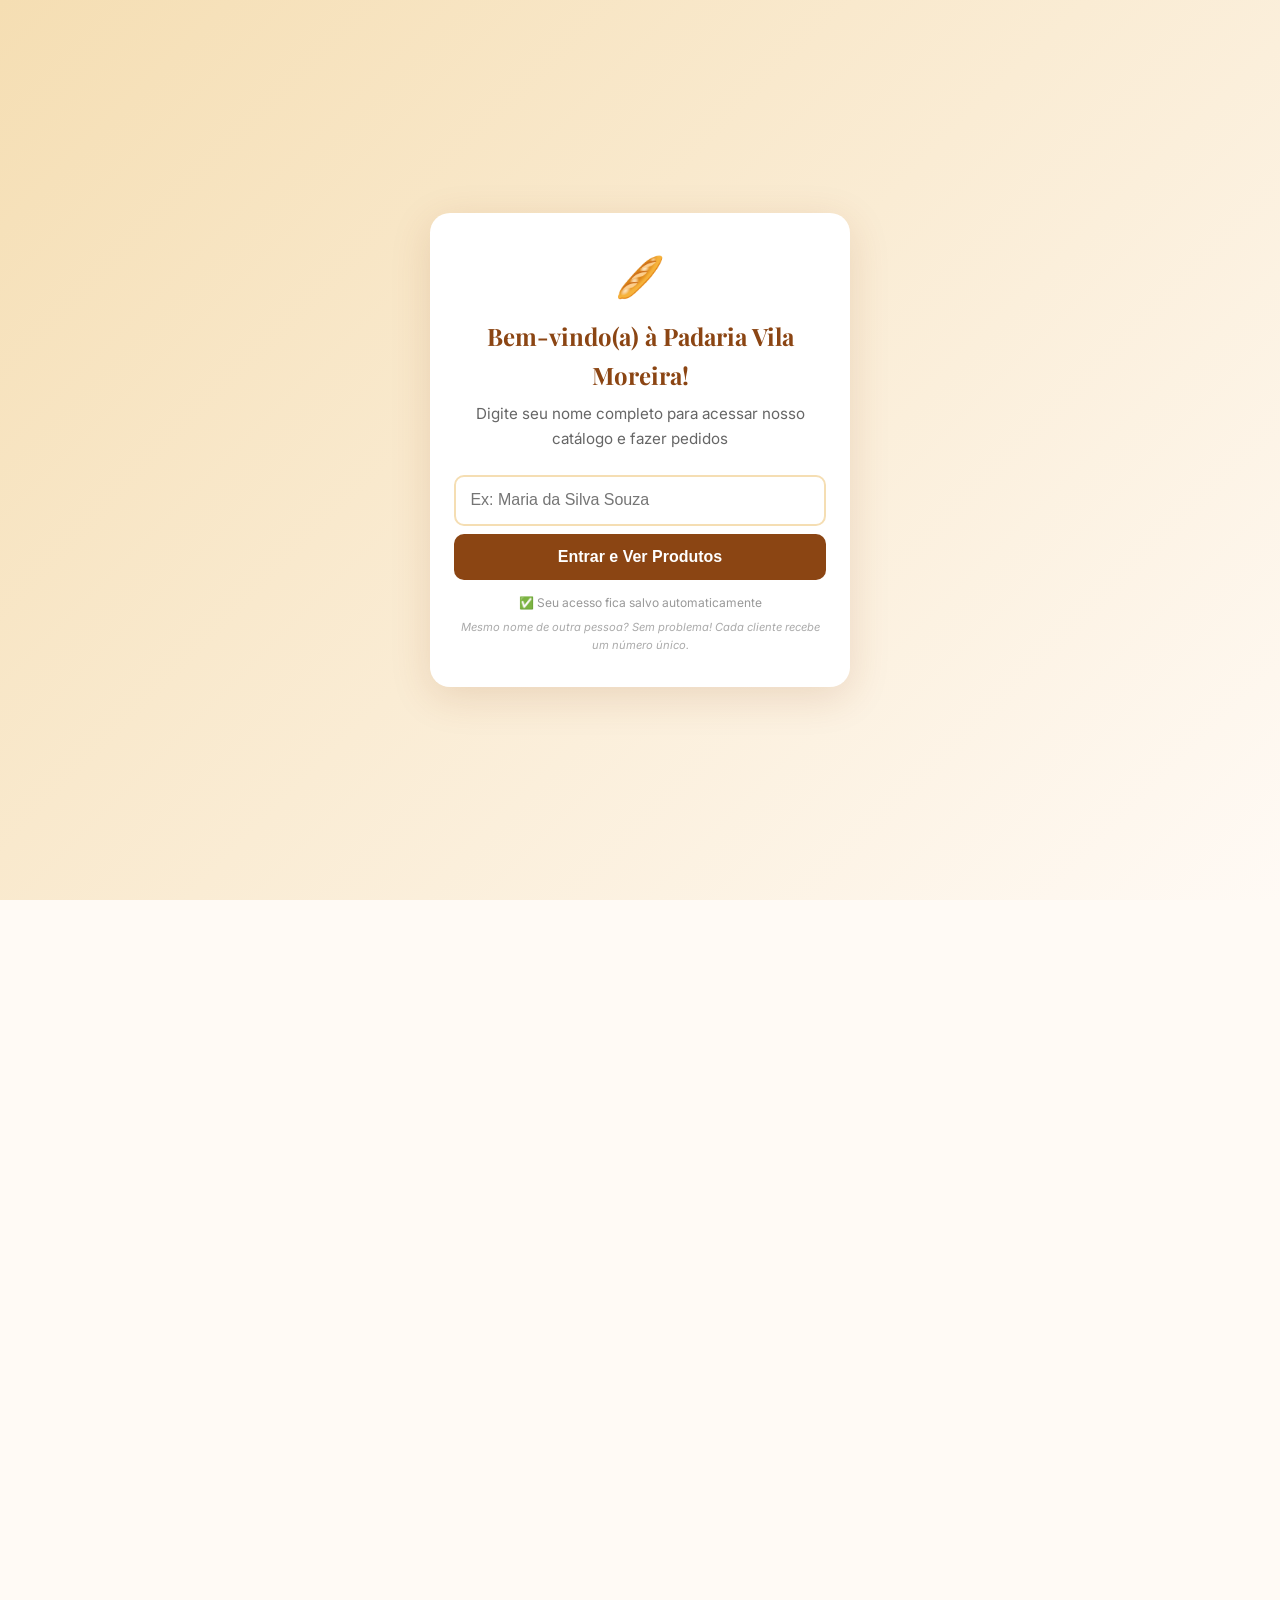
<file: index.html>
<!DOCTYPE html>
<html lang="pt-BR">
<head>
    <meta charset="UTF-8">
    <meta name="viewport" content="width=device-width, initial-scale=1.0">
    <title>Padaria Vila Moreira — Desde 1967 | Guarulhos/SP</title>
    <link rel="preconnect" href="https://fonts.googleapis.com">
    <link rel="preconnect" href="https://fonts.gstatic.com" crossorigin>
    <link href="https://fonts.googleapis.com/css2?family=Playfair+Display:wght@400;600;700&family=Inter:wght@300;400;500;600&display=swap" rel="stylesheet">
    <link rel="stylesheet" href="estilo.css">
</head>
<body>

    <!-- TELA DE ENTRADA -->
    <div class="tela-entrada" id="telaEntrada">
        <div class="caixa-entrada">
            <div class="icone-entrada">🥖</div>
            <h1>Bem-vindo(a) à Padaria Vila Moreira!</h1>
            <p class="subtitulo">Digite seu nome completo para acessar nosso catálogo e fazer pedidos</p>
            
            <input 
                type="text" 
                id="campoNomeCompleto" 
                class="campo-entrada" 
                placeholder="Ex: Maria da Silva Souza"
                autocomplete="name"
            >
            
            <p class="aviso-erro-entrada" id="avisoErroEntrada">
                ⚠️ Por favor, digite seu nome completo (nome e sobrenome)
            </p>
            
            <button class="botao-entrada" id="botaoEntrar">Entrar e Ver Produtos</button>
            
            <p class="dica-entrada">✅ Seu acesso fica salvo automaticamente</p>
            <p class="info-mesmonome">Mesmo nome de outra pessoa? Sem problema! Cada cliente recebe um número único.</p>
        </div>
    </div>

    <!-- CONTEÚDO DO SITE -->
    <div class="conteudo-site" id="conteudoSite">

        <!-- Navegação -->
        <nav class="navegacao">
            <div class="nav-conteudo">
                <a href="#" class="logo" onclick="irParaPagina('inicio')">🥖 Vila Moreira</a>
                <span class="saudacao-usuario" id="saudacaoUsuario">👋 Bem-vindo(a)!</span>
                <button class="menu-botao" onclick="alternarMenu()">☰</button>
                <ul class="nav-links" id="menuPrincipal">
                    <li><a href="#" onclick="irParaPagina('inicio')">Início</a></li>
                    <li><a href="#" onclick="irParaPagina('sobre')">Conheça Nós</a></li>
                    <li><a href="#" onclick="irParaPagina('catalogo')">Catálogo</a></li>
                    <li><a href="#" onclick="irParaPagina('contato')">Fazer Pedido</a></li>
                </ul>
            </div>
        </nav>

        <!-- Conteúdo Principal -->
        <main class="conteudo-principal">
            <!-- PÁGINA INÍCIO -->
            <section class="pagina ativa" id="pagina-inicio">
                <div class="hero">
                    <div class="hero-destaque">✨ Desde 1967 — A tradição de Guarulhos</div>
                    <h1>Padaria Vila Moreira</h1>
                    <p class="hero-subtitulo">Pães fresquinhos, bolos caseiros, salgados quentes e aquele café que faz a diferença. Feito com amor, todos os dias.</p>
                    <div class="botoes-acao">
                        <a href="#" class="botao botao-primario" onclick="irParaPagina('catalogo')">🛒 Ver Catálogo</a>
                        <a href="#" class="botao botao-whatsapp" onclick="abrirWhatsContato()">💬 Fazer Pedido</a>
                    </div>
                </div>

                <div class="secao">
                    <div class="sobre-conteudo">
                        <div class="sobre-texto">
                            <h2>Seja muito bem-vindo(a)!</h2>
                            <p>Estamos no coração do bairro Vila Pedro Moreira, em Guarulhos, servindo você desde 1967.</p>
                            <p class="destaque-ano">Mais de 55 anos de sabor e tradição ❤️</p>
                            <p>Pães saídos do forno o dia todo, receitas caseiras, ingredientes selecionados e aquele atendimento amigo que você merece.</p>
                            <p>Faça seu pedido pelo WhatsApp ou venha nos visitar! Estamos de portas abertas para receber você e sua família.</p>
                        </div>
                        <div class="info-caixa">
                            <div class="info-item">
                                <div class="info-titulo">📍 Endereço</div>
                                <div>Rua Silvestre Vasconcelos Calmon, 137<br>Vila Pedro Moreira, Guarulhos — SP<br>CEP: 07020-001</div>
                            </div>
                            <div class="info-item">
                                <div class="info-titulo">⏰ Funcionamento</div>
                                <div>Segunda a Sábado: 5h às 22h<br>Domingo: 5h30 às 20h</div>
                            </div>
                            <div class="info-item">
                                <div class="info-titulo">📞 WhatsApp / Telefone</div>
                                <div>(11) 9999-9999</div>
                            </div>
                            <div style="margin-top: 1rem;">
                                <a href="#" class="botao botao-whatsapp" onclick="abrirWhatsContato()" style="width: 100%; justify-content: center;">💬 Falar Agora</a>
                            </div>
                        </div>
                    </div>
                </div>
            </section>

            <!-- PÁGINA SOBRE -->
            <section class="pagina" id="pagina-sobre">
                <div class="secao">
                    <h2 class="categoria-titulo">Nossa História</h2>
                    <div class="sobre-conteudo">
                        <div class="sobre-texto">
                            <p>A Padaria Vila Moreira nasceu em <strong>1967</strong>, aqui no bairro de Vila Pedro Moreira, em Guarulhos. Há mais de cinco décadas, fazemos parte da sua rotina e do coração da comunidade.</p>
                            <p>Mantemos viva a tradição do pão francês quentinho, do café forte e da comida feita na hora, com receitas que passam de geração em geração.</p>
                            <p>Hoje, como há 55 anos, abrimos às 5h da manhã para receber você. Seja para o café antes do trabalho, o lanche da tarde ou aquele pãozinho para levar para casa — estamos sempre aqui, de portas abertas.</p>
                            <p class="destaque-ano">Venha nos conhecer! É mais do que uma padaria. É a sua casa. 🥖</p>
                        </div>
                        <div class="info-caixa">
                            <h3 style="margin-bottom: 1rem;">📋 Informações</h3>
                            <div class="info-item">
                                <div class="info-titulo">Desde</div>
                                <div>1967 — 55+ anos de tradição</div>
                            </div>
                            <div class="info-item">
                                <div class="info-titulo">Onde Estamos</div>
                                <div>Rua Silvestre Vasconcelos Calmon, 137<br>Vila Pedro Moreira — Guarulhos/SP</div>
                            </div>
                            <div class="info-item">
                                <div class="info-titulo">Horário</div>
                                <div>Seg–Sáb: 5h–22h<br>Domingo: 5h30–20h</div>
                            </div>
                            <div class="info-item">
                                <div class="info-titulo">Avaliação</div>
                                <div>⭐ 4.5 — mais de 430 avaliações no Google</div>
                            </div>
                        </div>
                    </div>
                </div>
            </section>

            <!-- PÁGINA CATÁLOGO -->
            <section class="pagina" id="pagina-catalogo">
                <div class="secao">
                    <h2 class="categoria-titulo">Nosso Catálogo</h2>

                    <div class="form-secao">
                        <h3 style="margin-bottom: 1rem;">👋 Olá!</h3>
                        <div class="aviso-nome">
                            ✅ Identificado(a) como: <strong id="nomeUsuarioExibicao"></strong>
                        </div>
                        <p style="font-size: 0.9rem; color: #666; margin-top: 0.5rem;">
                            Clique em "Tenho interesse" em qualquer produto e já enviamos sua mensagem pelo WhatsApp!
                        </p>
                    </div>

                    <div class="categorias">
                        <button class="categoria-botao ativa" onclick="filtrarCategoria('todos', this)">Todos</button>
                        <button class="categoria-botao" onclick="filtrarCategoria('paes', this)">Pães</button>
                        <button class="categoria-botao" onclick="filtrarCategoria('doces', this)">Doces & Bolos</button>
                        <button class="categoria-botao" onclick="filtrarCategoria('lanches', this)">Lanches</button>
                        <button class="categoria-botao" onclick="filtrarCategoria('bebidas', this)">Bebidas</button>
                    </div>

                    <div class="grade-produtos" id="gradeProdutos">
                        <!-- PÃES -->
                        <div class="produto-card" data-categoria="paes">
                            <div class="produto-imagem">🥖</div>
                            <div class="produto-conteudo">
                                <h3 class="produto-nome">Pão Francês</h3>
                                <p class="produto-desc">Crocante por fora, macio por dentro — saído do forno</p>
                                <p class="produto-valor">R$ 0,80 / unidade</p>
                                <button class="produto-botao" onclick="interessado('Pão Francês', 'R$ 0,80 / unidade')">💬 Tenho interesse</button>
                            </div>
                        </div>
                        <div class="produto-card" data-categoria="paes">
                            <div class="produto-imagem">🍞</div>
                            <div class="produto-conteudo">
                                <h3 class="produto-nome">Pão de Leite</h3>
                                <p class="produto-desc">Fofinho, doce na medida — perfeito para o café</p>
                                <p class="produto-valor">R$ 6,00 / unidade</p>
                                <button class="produto-botao" onclick="interessado('Pão de Leite', 'R$ 6,00 / unidade')">💬 Tenho interesse</button>
                            </div>
                        </div>
                        <!-- DOCES -->
                        <div class="produto-card" data-categoria="doces">
                            <div class="produto-imagem">🍫</div>
                            <div class="produto-conteudo">
                                <h3 class="produto-nome">Bomba de Ovomaltine</h3>
                                <p class="produto-desc">Recheada, cremosa e irresistível</p>
                                <p class="produto-valor">R$ 10,00</p>
                                <button class="produto-botao" onclick="interessado('Bomba de Ovomaltine', 'R$ 10,00')">💬 Tenho interesse</button>
                            </div>
                        </div>
                        <div class="produto-card" data-categoria="doces">
                            <div class="produto-imagem">🍰</div>
                            <div class="produto-conteudo">
                                <h3 class="produto-nome">Tortinha de Limão</h3>
                                <p class="produto-desc">Azedinha, fresquinha e caseira</p>
                                <p class="produto-valor">R$ 10,00</p>
                                <button class="produto-botao" onclick="interessado('Tortinha de Limão', 'R$ 10,00')">💬 Tenho interesse</button>
                            </div>
                        </div>
                        <!-- LANCHES -->
                        <div class="produto-card" data-categoria="lanches">
                            <div class="produto-imagem">🥪</div>
                            <div class="produto-conteudo">
                                <h3 class="produto-nome">Pão na Chapa com Manteiga</h3>
                                <p class="produto-desc">Pão quentinho com manteiga derretida</p>
                                <p class="produto-valor">R$ 7,50</p>
                                <button class="produto-botao" onclick="interessado('Pão na Chapa', 'R$ 7,50')">💬 Tenho interesse</button>
                            </div>
                        </div>
                        <div class="produto-card" data-categoria="lanches">
                            <div class="produto-imagem">🥓</div>
                            <div class="produto-conteudo">
                                <h3 class="produto-nome">Pão com Ovo, Queijo e Bacon</h3>
                                <p class="produto-desc">Completo, saboroso e bem servido</p>
                                <p class="produto-valor">R$ 16,50</p>
                                <button class="produto-botao" onclick="interessado('Pão com Ovo, Queijo e Bacon', 'R$ 16,50')">💬 Tenho interesse</button>
                            </div>
                        </div>
                        <!-- BEBIDAS -->
                        <div class="produto-card" data-categoria="bebidas">
                            <div class="produto-imagem">☕</div>
                            <div class="produto-conteudo">
                                <h3 class="produto-nome">Café com Leite</h3>
                                <p class="produto-desc">O clássico que não pode faltar</p>
                                <p class="produto-valor">R$ 5,00</p>
                                <button class="produto-botao" onclick="interessado('Café com Leite', 'R$ 5,00')">💬 Tenho interesse</button>
                            </div>
                        </div>
                        <div class="produto-card" data-categoria="bebidas">
                            <div class="produto-imagem">🍫</div>
                            <div class="produto-conteudo">
                                <h3 class="produto-nome">Chocolate Gelado Batido</h3>
                                <p class="produto-desc">Cremoso, geladinho e delicioso</p>
                                <p class="produto-valor">R$ 10,00</p>
                                <button class="produto-botao" onclick="interessado('Chocolate Gelado Batido', 'R$ 10,00')">💬 Tenho interesse</button>
                            </div>
                        </div>
                    </div>
                </div>
            </section>

            <!-- PÁGINA CONTATO / PEDIDO -->
            <section class="pagina" id="pagina-contato">
                <div class="secao">
                    <h2 class="categoria-titulo">Fazer Pedido</h2>
                    <div class="sobre-conteudo">
                        <div class="form-secao">
                            <h3 style="margin-bottom: 1.5rem;">📬 Fale Conosco</h3>
                            <p style="margin-bottom: 1.5rem;">Faça seu pedido pelo WhatsApp! Sua mensagem já vem com seu nome identificado, facilitando tudo.</p>
                            <div style="display: flex; flex-direction: column; gap: 1rem; margin-bottom: 2rem;">
                                <a href="https://www.instagram.com/padariavilamoreira" target="_blank" class="botao botao-secundario" style="justify-content: center;">📷 @padariavilamoreira</a>
                                <a href="#" onclick="abrirWhatsContato(); return false;" class="botao botao-whatsapp" style="justify-content: center;">💬 Fazer Pedido no WhatsApp</a>
                            </div>
                            <div class="info-caixa">
                                <div class="info-item">
                                    <div class="info-titulo">📍 Endereço</div>
                                    <div>Rua Silvestre Vasconcelos Calmon, 137 — Vila Pedro Moreira<br>Guarulhos – SP | CEP: 07020-001</div>
                                </div>
                                <div class="info-item">
                                    <div class="info-titulo">📞 Telefone / WhatsApp</div>
                                    <div>(11) 9999-9999</div>
                                </div>
                                <div class="info-item">
                                    <div class="info-titulo">⏰ Funcionamento</div>
                                    <div>Segunda a Sábado: 5h às 22h<br>Domingo: 5h30 às 20h</div>
                                </div>
                            </div>
                        </div>
                    </div>
                </div>
            </section>
        </main>

        <!-- RODAPÉ -->
        <footer class="rodape">
            <p><strong>Padaria Vila Moreira</strong> — Desde 1967, o sabor que faz parte da sua manhã ☀️</p>
            <p style="margin-top: 0.5rem; font-size: 0.9rem;">Rua Silvestre Vasconcelos Calmon, 137 — Guarulhos/SP | WhatsApp: (11) 9999-9999</p>
            <div class="redes">
                <a href="https://www.instagram.com/padariavilamoreira" target="_blank" class="rede-link" title="Instagram">📷</a>
                <a href="https://www.facebook.com/search/top?q=padaria%20vila%20moreira" target="_blank" class="rede-link" title="Facebook">📘</a>
                <a href="#" onclick="abrirWhatsContato(); return false;" class="rede-link" title="WhatsApp">💬</a>
            </div>
        </footer>

    </div>

    <script src="script.js"></script>
</body>
</html>
</file>
<file: estilo.css>
:root {
    --cor-primaria: #8B4513;
    --cor-secundaria: #D4A574;
    --cor-destaque: #F5DEB3;
    --cor-texto: #2C2C2C;
    --cor-fundo: #FFFAF5;
    --cor-branca: #FFFFFF;
    --cor-sucesso: #25D366;
    --cor-erro: #E53935;
    --sombra-leve: 0 4px 20px rgba(139, 69, 19, 0.08);
    --transicao-padrao: all 0.55s cubic-bezier(0.4, 0, 0.2, 1);
}

* {
    margin: 0;
    padding: 0;
    box-sizing: border-box;
}

html, body {
    height: 100%;
    min-height: 100vh;
    overflow-x: hidden;
}

body {
    font-family: 'Inter', sans-serif;
    color: var(--cor-texto);
    background-color: var(--cor-fundo);
    line-height: 1.6;
    display: flex;
    flex-direction: column;
}

/* TELA DE ENTRADA */
.tela-entrada {
    position: fixed;
    top: 0;
    left: 0;
    width: 100%;
    height: 100dvh;
    min-height: 100vh;
    background: linear-gradient(135deg, var(--cor-destaque) 0%, var(--cor-fundo) 100%);
    display: flex;
    align-items: center;
    justify-content: center;
    z-index: 9999;
    transition: opacity 0.5s ease, visibility 0.5s ease;
}

.tela-entrada.oculta {
    opacity: 0;
    visibility: hidden;
    pointer-events: none;
}

.caixa-entrada {
    background: var(--cor-branca);
    padding: 2rem 1.5rem;
    border-radius: 20px;
    box-shadow: 0 10px 40px rgba(139, 69, 19, 0.15);
    max-width: 420px;
    width: 90%;
    text-align: center;
    animation: aparecer 0.6s ease forwards;
    transform: translateY(20px);
    opacity: 0;
}

@keyframes aparecer {
    to { transform: translateY(0); opacity: 1; }
}

.caixa-entrada h1 {
    font-size: 1.5rem;
    margin-bottom: 0.5rem;
}

.caixa-entrada p.subtitulo {
    color: #666;
    margin-bottom: 1.5rem;
    font-size: 0.95rem;
}

.icone-entrada {
    font-size: 2.5rem;
    margin-bottom: 0.5rem;
}

.campo-entrada {
    width: 100%;
    padding: 0.9rem;
    border: 2px solid var(--cor-destaque);
    border-radius: 10px;
    font-size: 1rem;
    margin-bottom: 0.5rem;
    transition: var(--transicao-padrao);
}

.campo-entrada:focus {
    outline: none;
    border-color: var(--cor-secundaria);
}

.campo-entrada.invalido {
    border-color: var(--cor-erro);
    background: rgba(229, 57, 53, 0.03);
}

.aviso-erro-entrada {
    color: var(--cor-erro);
    font-size: 0.8rem;
    margin-bottom: 1rem;
    min-height: 1rem;
    display: none;
}

.aviso-erro-entrada.mostrar {
    display: block;
}

.botao-entrada {
    width: 100%;
    padding: 0.9rem;
    background: var(--cor-primaria);
    color: white;
    border: none;
    border-radius: 10px;
    font-size: 1rem;
    font-weight: 600;
    cursor: pointer;
    transition: var(--transicao-padrao);
}

.botao-entrada:hover {
    background: #6B3410;
    transform: translateY(-2px);
}

.dica-entrada {
    font-size: 0.75rem;
    color: #999;
    margin-top: 0.8rem;
}

.info-mesmonome {
    font-size: 0.7rem;
    color: #aaa;
    margin-top: 0.4rem;
    font-style: italic;
}

/* CONTEÚDO DO SITE */
.conteudo-site {
    opacity: 0;
    transition: opacity 0.6s ease;
    flex: 1;
    display: flex;
    flex-direction: column;
}

.conteudo-site.visivel {
    opacity: 1;
}

h1, h2, h3 {
    font-family: 'Playfair Display', serif;
    color: var(--cor-primaria);
}

.navegacao {
    position: fixed;
    top: 0;
    left: 0;
    width: 100%;
    background: rgba(255, 250, 245, 0.95);
    backdrop-filter: blur(8px);
    z-index: 1000;
    box-shadow: 0 2px 10px rgba(139, 69, 19, 0.06);
}

.nav-conteudo {
    max-width: 1200px;
    margin: 0 auto;
    padding: 0.8rem 1rem;
    display: flex;
    justify-content: space-between;
    align-items: center;
    flex-wrap: wrap;
    gap: 0.5rem;
}

.logo {
    font-family: 'Playfair Display', serif;
    font-size: 1.2rem;
    font-weight: 700;
    color: var(--cor-primaria);
    text-decoration: none;
}

.saudacao-usuario {
    font-size: 0.85rem;
    color: var(--cor-primaria);
    font-weight: 500;
    padding: 0.25rem 0.6rem;
    background: rgba(212, 165, 116, 0.2);
    border-radius: 20px;
}

.identificador-usuario {
    font-size: 0.7rem;
    color: #999;
    margin-left: 0.2rem;
}

.nav-links {
    display: flex;
    gap: 1.5rem;
    list-style: none;
}

.nav-links a {
    text-decoration: none;
    color: var(--cor-texto);
    font-weight: 500;
    font-size: 0.95rem;
    position: relative;
    transition: var(--transicao-padrao);
}

.nav-links a::after {
    content: '';
    position: absolute;
    bottom: -4px;
    left: 0;
    width: 0;
    height: 2px;
    background-color: var(--cor-secundaria);
    transition: var(--transicao-padrao);
}

.nav-links a:hover {
    color: var(--cor-primaria);
}

.nav-links a:hover::after {
    width: 100%;
}

.menu-botao {
    display: none;
    background: none;
    border: none;
    font-size: 1.4rem;
    color: var(--cor-primaria);
    cursor: pointer;
}

.conteudo-principal {
    flex: 1;
    padding-top: 65px;
    min-height: 100%;
}

/* ===== ANTES (sem transição) =====
.pagina {
    opacity: 0;
    transform: translateY(20px);
    transition: opacity 0.5s ease-in-out, transform 0.5s ease-in-out;
    display: none;
}

.pagina.ativa {
    opacity: 1;
    transform: translateY(0);
    display: block;
}
*/

/* ===== DEPOIS (com transição suave em todos os aparelhos) ===== */
.pagina {
    opacity: 0;
    transform: translateY(20px);
    visibility: hidden;
    position: absolute;
    width: 100%;
    left: 0;
    top: 0;
    transition: 
        opacity 0.55s ease-in-out,
        transform 0.55s cubic-bezier(0.4, 0, 0.2, 1),
        visibility 0.55s ease-in-out;
    pointer-events: none;
}

.pagina.ativa {
    opacity: 1;
    transform: translateY(0);
    visibility: visible;
    position: relative;
    pointer-events: auto;
}

.conteudo-principal {
    flex: 1;
    padding-top: 65px;
    min-height: 100%;
    position: relative;
    overflow: hidden;
}


.secao {
    padding: 2rem 1rem;
    max-width: 1200px;
    margin: 0 auto;
}

.hero {
    padding: 3rem 1rem;
    text-align: center;
    background: linear-gradient(180deg, var(--cor-destaque) 0%, var(--cor-fundo) 100%);
    min-height: calc(100vh - 65px);
    display: flex;
    flex-direction: column;
    justify-content: center;
}

.hero h1 {
    font-size: clamp(2rem, 5vw, 3rem);
    margin-bottom: 0.8rem;
}

.hero-subtitulo {
    font-size: clamp(1rem, 2.5vw, 1.2rem);
    color: var(--cor-primaria);
    opacity: 0.8;
    margin-bottom: 1.5rem;
    max-width: 650px;
    margin-left: auto;
    margin-right: auto;
}

.hero-destaque {
    font-size: 0.95rem;
    font-weight: 600;
    color: var(--cor-primaria);
    background: rgba(212, 165, 116, 0.25);
    display: inline-block;
    padding: 0.4rem 1.2rem;
    border-radius: 50px;
    margin-bottom: 1.5rem;
}

.botoes-acao {
    display: flex;
    gap: 0.8rem;
    justify-content: center;
    flex-wrap: wrap;
}

.botao {
    padding: 0.8rem 1.5rem;
    border-radius: 8px;
    font-weight: 600;
    text-decoration: none;
    transition: var(--transicao-padrao);
    display: inline-flex;
    align-items: center;
    gap: 0.5rem;
    border: none;
    cursor: pointer;
    font-size: 0.95rem;
}

.botao-primario {
    background-color: var(--cor-primaria);
    color: var(--cor-branca);
}

.botao-primario:hover {
    background-color: #6B3410;
    transform: translateY(-2px);
}

.botao-whatsapp {
    background-color: var(--cor-sucesso);
    color: white;
}

.botao-whatsapp:hover {
    background-color: #128C7E;
    transform: translateY(-2px);
}

.botao-secundario {
    background-color: transparent;
    color: var(--cor-primaria);
    border: 2px solid var(--cor-primaria);
}

.botao-secundario:hover {
    background-color: var(--cor-primaria);
    color: var(--cor-branca);
}

.sobre-conteudo {
    display: grid;
    grid-template-columns: 1fr;
    gap: 2rem;
    align-items: start;
}

.sobre-texto h2 {
    font-size: 1.8rem;
    margin-bottom: 1rem;
    text-align: center;
}

.sobre-texto p {
    margin-bottom: 1rem;
    font-size: 1rem;
}

.destaque-ano {
    font-size: 1.1rem;
    font-weight: 700;
    color: var(--cor-primaria);
    text-align: center;
    display: block;
    margin: 1rem 0;
}

.info-caixa {
    background: var(--cor-branca);
    padding: 1.5rem;
    border-radius: 12px;
    box-shadow: var(--sombra-leve);
}

.info-item {
    margin-bottom: 1rem;
    padding-bottom: 1rem;
    border-bottom: 1px dashed var(--cor-secundaria);
}

.info-item:last-child {
    border-bottom: none;
    margin-bottom: 0;
    padding-bottom: 0;
}

.info-titulo {
    font-weight: 600;
    color: var(--cor-primaria);
    margin-bottom: 0.3rem;
    font-size: 0.95rem;
}

.categoria-titulo {
    text-align: center;
    font-size: 1.6rem;
    margin-bottom: 2rem;
    position: relative;
}

.categoria-titulo::after {
    content: '';
    width: 70px;
    height: 3px;
    background: var(--cor-secundaria);
    position: absolute;
    bottom: -8px;
    left: 50%;
    transform: translateX(-50%);
}

.categorias {
    display: flex;
    justify-content: center;
    gap: 0.6rem;
    margin-bottom: 2rem;
    flex-wrap: wrap;
}

.categoria-botao {
    padding: 0.55rem 1rem;
    background: transparent;
    border: 2px solid var(--cor-secundaria);
    color: var(--cor-primaria);
    border-radius: 25px;
    cursor: pointer;
    font-weight: 500;
    font-size: 0.9rem;
    transition: var(--transicao-padrao);
}

.categoria-botao.ativa, .categoria-botao:hover {
    background: var(--cor-primaria);
    color: white;
    border-color: var(--cor-primaria);
}

.grade-produtos {
    display: grid;
    grid-template-columns: repeat(auto-fill, minmax(240px, 1fr));
    gap: 1.2rem;
}

.produto-card {
    background: var(--cor-branca);
    border-radius: 12px;
    overflow: hidden;
    box-shadow: var(--sombra-leve);
    transition: var(--transicao-padrao);
}

.produto-card.escondido {
    display: none;
}

.produto-card:hover {
    transform: translateY(-3px);
    box-shadow: 0 6px 20px rgba(139, 69, 19, 0.1);
}

.produto-imagem {
    height: 150px;
    background: linear-gradient(135deg, var(--cor-destaque), var(--cor-secundaria));
    display: flex;
    align-items: center;
    justify-content: center;
    font-size: 2.5rem;
}

.produto-conteudo {
    padding: 1rem;
}

.produto-nome {
    font-weight: 600;
    font-size: 1rem;
    margin-bottom: 0.4rem;
    color: var(--cor-primaria);
}

.produto-desc {
    font-size: 0.85rem;
    color: #666;
    margin-bottom: 0.6rem;
}

.produto-valor {
    font-weight: 700;
    font-size: 1.1rem;
    color: var(--cor-primaria);
    margin-bottom: 0.8rem;
}

.produto-botao {
    width: 100%;
    padding: 0.6rem;
    background: var(--cor-sucesso);
    color: white;
    border: none;
    border-radius: 8px;
    font-weight: 600;
    font-size: 0.9rem;
    cursor: pointer;
    transition: var(--transicao-padrao);
    display: flex;
    align-items: center;
    justify-content: center;
    gap: 0.4rem;
}

.produto-botao:hover {
    background: #128C7E;
}

.form-secao {
    background: var(--cor-branca);
    border-radius: 12px;
    padding: 1.2rem;
    box-shadow: var(--sombra-leve);
    max-width: 540px;
    margin: 0 auto 1.5rem;
}

.aviso-nome {
    background: rgba(37, 211, 102, 0.1);
    border-left: 4px solid var(--cor-sucesso);
    padding: 0.8rem;
    margin-bottom: 1rem;
    border-radius: 0 6px 6px 0;
    display: block;
    font-size: 0.9rem;
}

.redes {
    display: flex;
    justify-content: center;
    gap: 1rem;
    margin-top: 1.5rem;
}

.rede-link {
    width: 44px;
    height: 44px;
    border-radius: 50%;
    background: var(--cor-destaque);
    display: flex;
    align-items: center;
    justify-content: center;
    font-size: 1.1rem;
    text-decoration: none;
    transition: var(--transicao-padrao);
}

.rede-link:hover {
    transform: translateY(-2px);
    background: var(--cor-secundaria);
}

.rodape {
    background: var(--cor-primaria);
    color: white;
    text-align: center;
    padding: 2rem 1rem;
    margin-top: auto;
}

.rodape p {
    font-size: 0.9rem;
}

.rodape a {
    color: var(--cor-secundaria);
    text-decoration: underline;
}

@media (min-width: 768px) {
    .sobre-conteudo {
        grid-template-columns: 1fr 1fr;
    }
    .sobre-texto h2 {
        text-align: left;
    }
    .destaque-ano {
        text-align: left;
    }
}

@media (max-width: 768px) {
    .nav-links {
        position: absolute;
        top: 100%;
        left: 0;
        width: 100%;
        background: var(--cor-fundo);
        flex-direction: column;
        padding: 1rem;
        gap: 0.8rem;
        display: none;
        box-shadow: 0 8px 12px rgba(0,0,0,0.05);
    }

    .nav-links.aberto {
        display: flex;
    }

    .menu-botao {
        display: block;
    }

    .secao {
        padding: 1.5rem 1rem;
    }

    .saudacao-usuario {
        order: 3;
        width: 100%;
        text-align: center;
        margin-top: 0.4rem;
    }

    .hero {
        min-height: auto;
        padding: 2rem 1rem;
    }
}
cesso);
    color: white;
    border: none;
    border-radius: 8px;
    font-weight: 600;
    cursor: pointer;
    transition: var(--transicao-padrao);
    display: flex;
    align-items: center;
    justify-content: center;
    gap: 0.5rem;
}

.produto-botao:hover {
    background: #128C7E;
}

.form-secao {
    background: var(--cor-branca);
    border-radius: 16px;
    padding: 2rem;
    box-shadow: var(--sombra-leve);
    max-width: 600px;
    margin: 0 auto 2rem;
}

.aviso-nome {
    background: rgba(37, 211, 102, 0.1);
    border-left: 4px solid var(--cor-sucesso);
    padding: 1rem;
    margin-bottom: 1.5rem;
    border-radius: 0 8px 8px 0;
    display: block;
}

.redes {
    display: flex;
    justify-content: center;
    gap: 1.5rem;
    margin-top: 2rem;
}

.rede-link {
    width: 50px;
    height: 50px;
    border-radius: 50%;
    background: var(--cor-destaque);
    display: flex;
    align-items: center;
    justify-content: center;
    font-size: 1.3rem;
    text-decoration: none;
    transition: var(--transicao-padrao);
}

.rede-link:hover {
    transform: translateY(-3px);
    background: var(--cor-secundaria);
}

.rodape {
    background: var(--cor-primaria);
    color: white;
    text-align: center;
    padding: 2.5rem 1.5rem;
    margin-top: auto;
    position: relative;
    z-index: 10;
}

.rodape a {
    color: var(--cor-secundaria);
    text-decoration: underline;
}

@media (max-width: 768px) {
    .nav-links {
        position: absolute;
        top: 100%;
        left: 0;
        width: 100%;
        background: var(--cor-fundo);
        flex-direction: column;
        padding: 1.5rem;
        gap: 1rem;
        display: none;
        box-shadow: 0 10px 15px rgba(0,0,0,0.05);
    }

    .nav-links.aberto {
        display: flex;
    }

    .menu-botao {
        display: block;
    }

    .hero {
        padding: 3rem 1rem 4rem;
        min-height: calc(100vh - 70px);
    }

    .secao {
        padding: 2rem 1rem;
    }

    .conteudo-principal {
        overflow: visible;
    }

    .pagina {
        position: relative;
    }

    .saudacao-usuario {
        order: 3;
        width: 100%;
        text-align: center;
        margin-top: 0.5rem;
    }
}

@media (max-width: 768px) {
    .nav-links {
        position: absolute;
        top: 100%;
        left: 0;
        width: 100%;
        background: var(--cor-fundo);
        flex-direction: column;
        padding: 1rem;
        gap: 0.8rem;
        display: none;
        box-shadow: 0 8px 12px rgba(0,0,0,0.05);
    }

    .nav-links.aberto {
        display: flex;
    }

    .menu-botao {
        display: block;
    }

    .secao {
        padding: 1.5rem 1rem;
    }

    .saudacao-usuario {
        order: 3;
        width: 100%;
        text-align: center;
        margin-top: 0.4rem;
    }

    .hero {
        min-height: auto;
        padding: 2rem 1rem;
    }

    /* IMPORTANTE: Páginas ficam relativas no celular também */
    .pagina {
        position: absolute;
    }
    
    .pagina.ativa {
        position: relative;
    }
}
</file>
